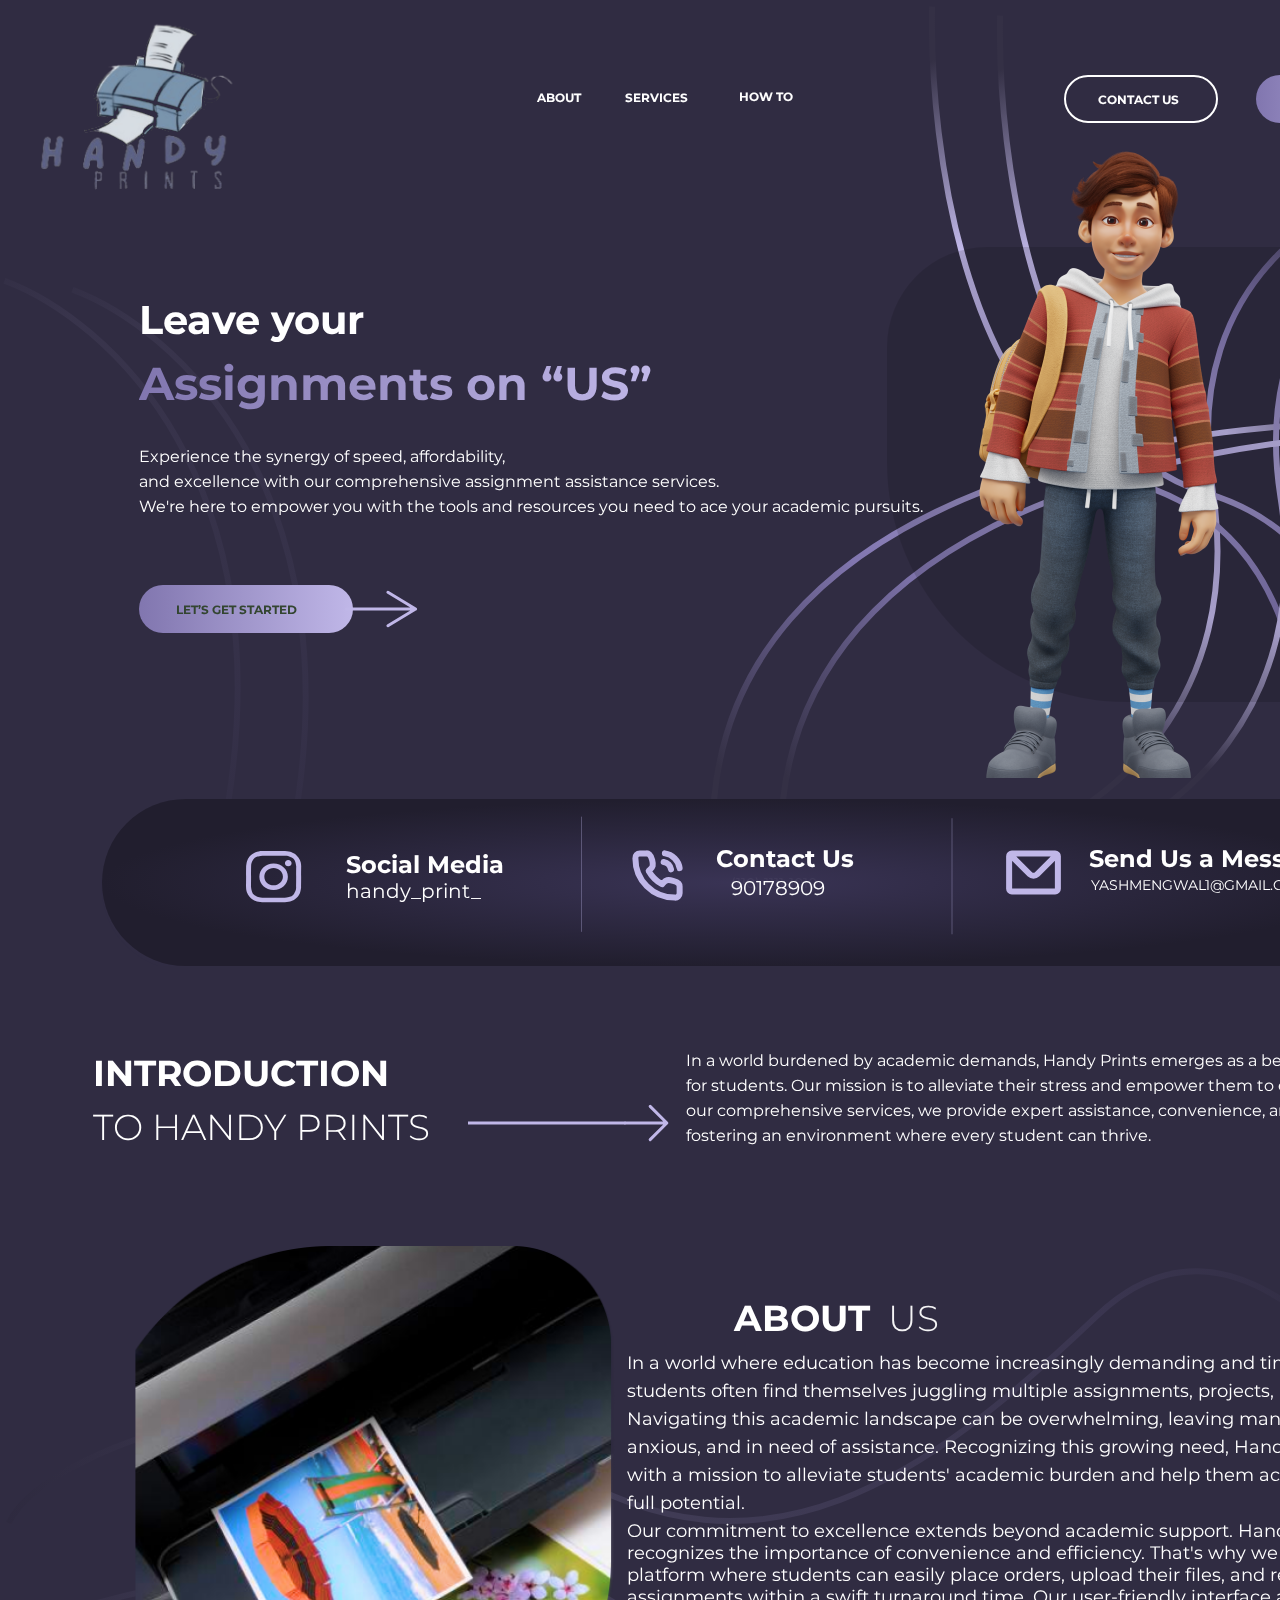
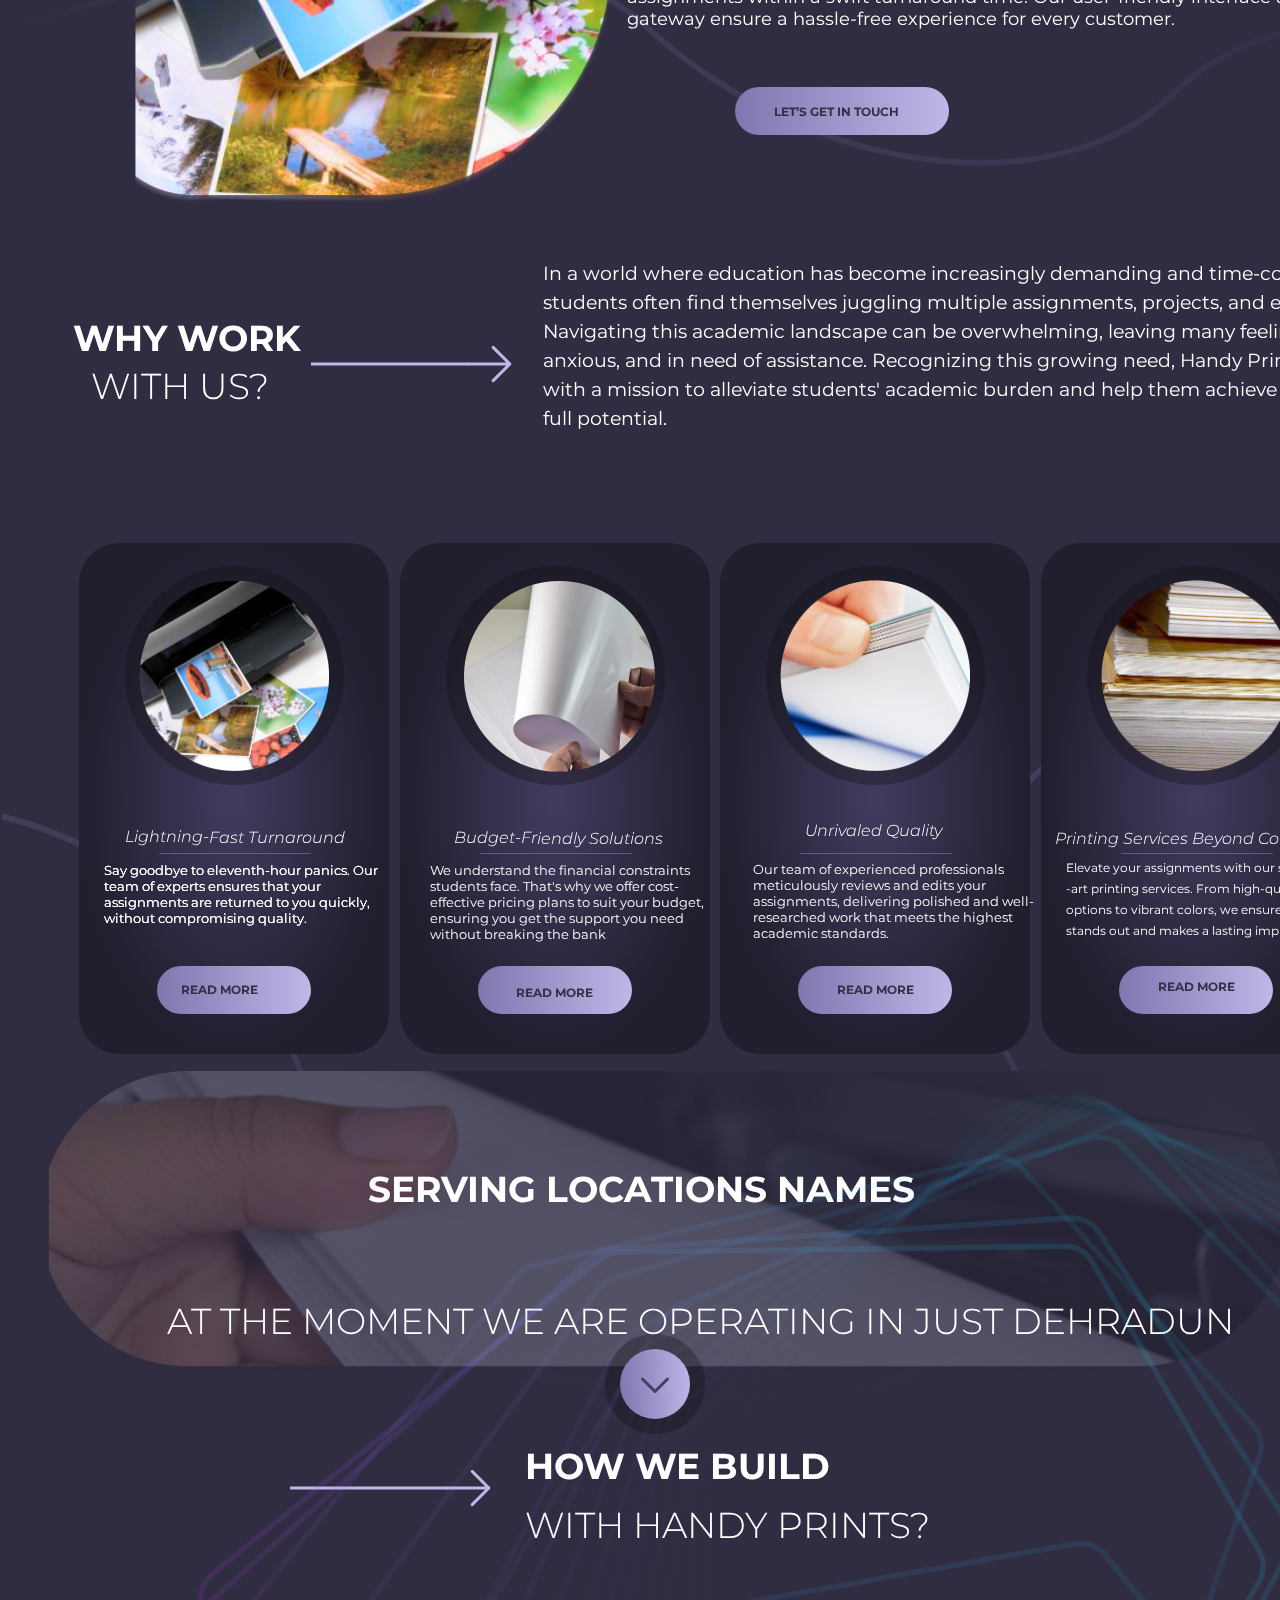
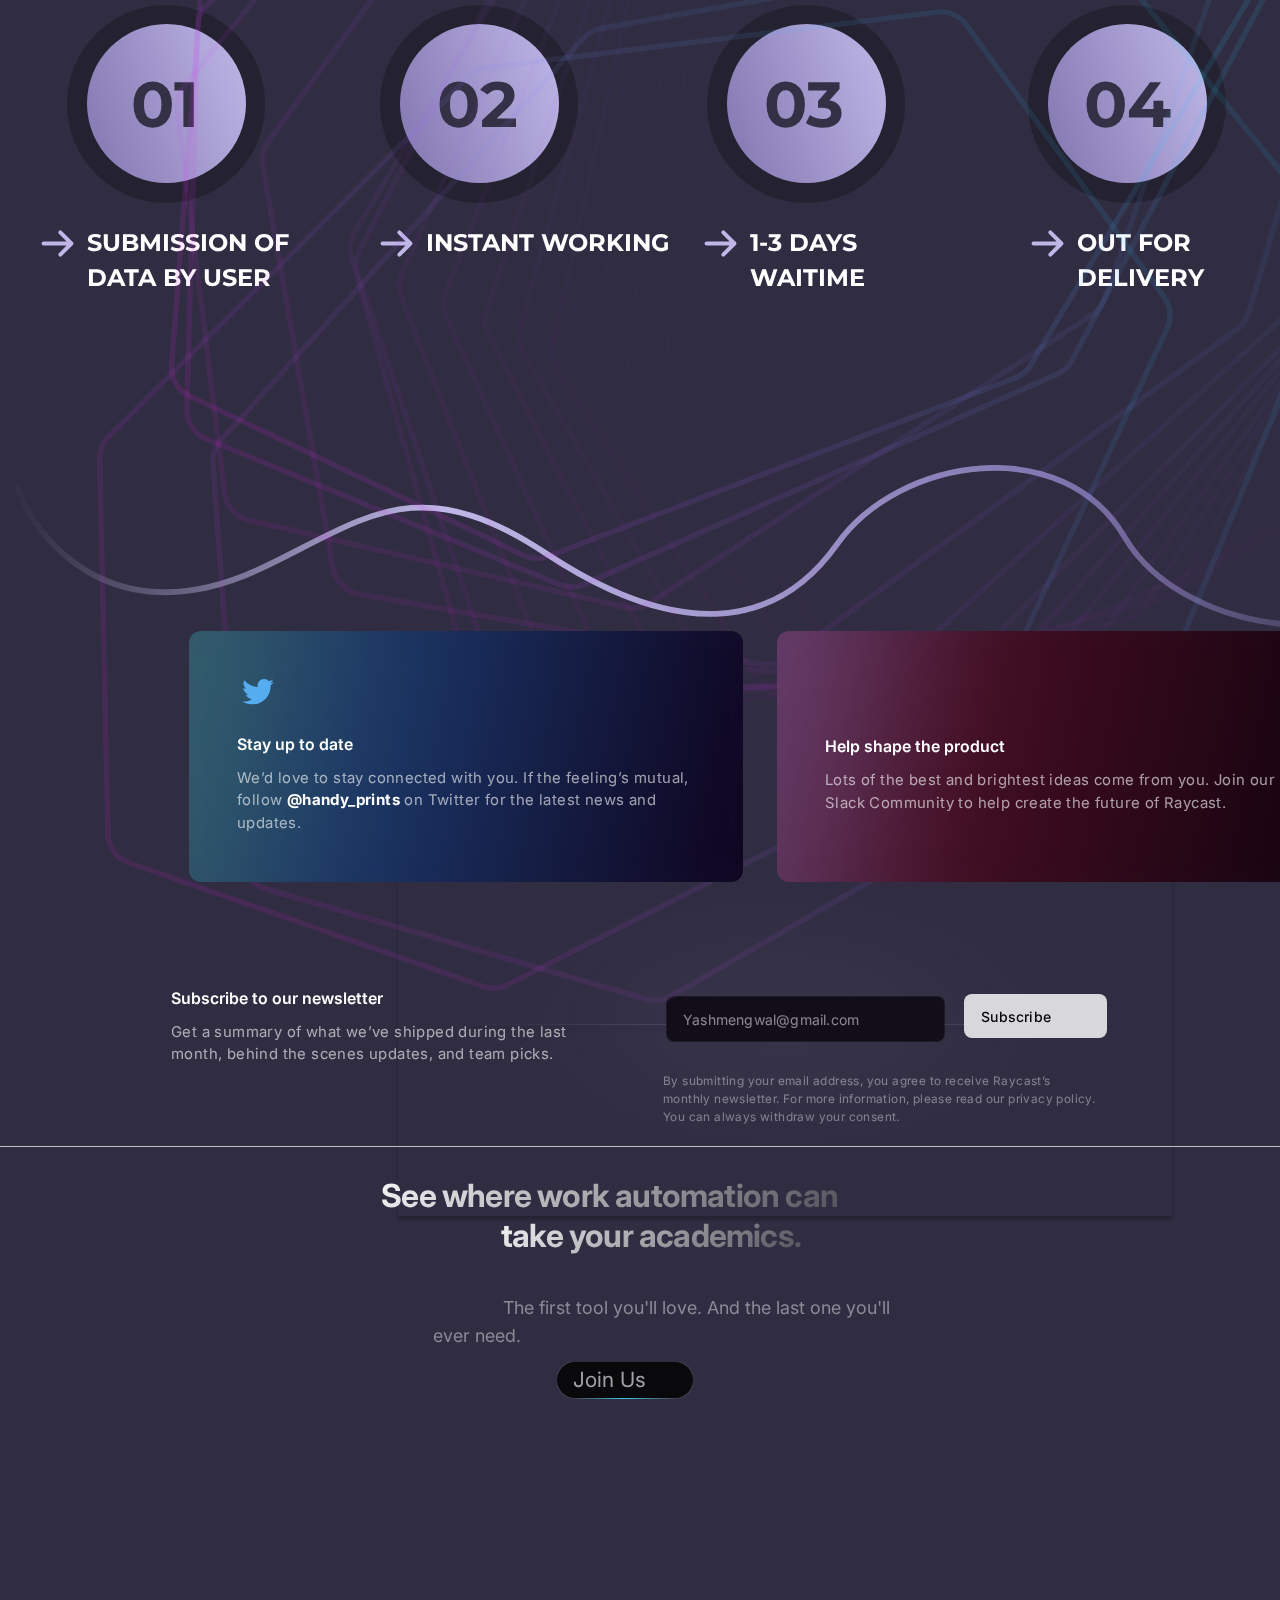
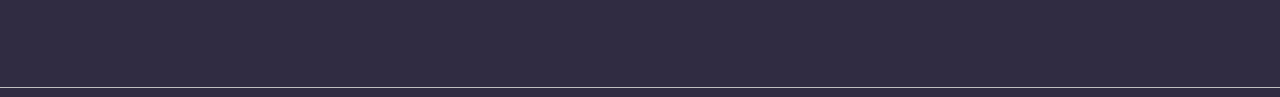
<file: index.html>
<!DOCTYPE html>
<html>
  <head>
    <meta charset="utf-8" />
    <meta name="viewport" content="initial-scale=1, width=device-width" />

    <link rel="stylesheet" href="./global.css" />
    <link rel="stylesheet" href="./index.css" />
    <link
      rel="stylesheet"
      href="https://fonts.googleapis.com/css2?family=Montserrat:ital,wght@0,300;0,400;0,700;1,300&display=swap"
    />
    <link
      rel="stylesheet"
      href="https://fonts.googleapis.com/css2?family=Inter:wght@400;500;600;700&display=swap"
    />
  </head>
  <body>
    <div class="hydra-desktop-to-edit">
      <img class="polygon-1-51-icon" alt="" src="./public/polygon-1-51.svg" />

      <div class="frame">
        <div class="frame1">
          <img class="frame-child" alt="" src="./public/vector-1.svg" />

          <img class="frame-item" alt="" src="./public/vector-3.svg" />

          <img class="frame-inner" alt="" src="./public/vector-2.svg" />

          <img class="vector-icon" alt="" src="./public/vector-4.svg" />

          <div class="div">(110) 1111-1010</div>
          <img class="frame-child1" alt="" src="./public/vector-1.svg" />

          <img class="frame-child2" alt="" src="./public/vector-3.svg" />

          <img class="frame-child3" alt="" src="./public/vector-2.svg" />

          <img class="frame-child4" alt="" src="./public/vector-4.svg" />

          <div class="rectangle-div"></div>
          <div class="frame-child5"></div>
          <b class="membership">Membership</b>
          <b class="about">ABOUT</b>
          <b class="services">SERVICES</b>
          <b class="how-to">HOW TO</b>
          <b class="contact-us">CONTACT US</b>
          <div class="frame-child6"></div>
          <b class="assignments-on-us">Assignments on “US”</b>
          <b class="leave-your">Leave your</b>
          <div class="experience-the-synergy-container">
            <p class="experience-the-synergy">
              Experience the synergy of speed, affordability,
            </p>
            <p class="experience-the-synergy">
              and excellence with our comprehensive assignment assistance
              services.
            </p>
            <p class="experience-the-synergy">
              We're here to empower you with the tools and resources you need to
              ace your academic pursuits.
            </p>
          </div>
          <div class="frame-child7"></div>
          <b class="lets-get-started">LET’S GET STARTED</b>
          <img
            class="outline-arrow-small-right"
            alt=""
            src="./public/outline--arrowsmallright.svg"
          />

          <div class="frame-child8"></div>
          <b class="social-media">Social Media</b>
          <b class="contact-us1">Contact Us</b>
          <div class="yashmengwal1gmailcom">YASHMENGWAL1@GMAIL.COM</div>
          <b class="send-us-a">Send Us a Message</b>
          <img class="outline-mail" alt="" src="./public/outline--mail.svg" />

          <img
            class="outline-phone-call"
            alt=""
            src="./public/outline--phonecall.svg"
          />

          <img class="frame-child9" alt="" src="./public/vector-5.svg" />

          <img class="frame-child10" alt="" src="./public/vector-6.svg" />

          <img class="icon" alt="" src="./public/-0021@2x.png" />

          <img
            class="lilac-cat-pet-shops-logo-1-r-icon"
            alt=""
            src="./public/lilac-cat-pet-shops-logo--1-removebgpreview-1@2x.png"
          />

          <div class="handy-print-">handy_print_</div>
          <img class="instagram-icon" alt="" src="./public/instagram.svg" />

          <div class="frame-div"></div>
          <div class="div1">90178909</div>
        </div>
      </div>
      <div class="frame2">
        <div class="frame3">
          <img class="frame-child11" alt="" src="./public/vector-7.svg" />

          <img class="frame-child12" alt="" src="./public/vector-8.svg" />

          <div class="about-section">
            <div class="frame4">
              <b class="introduction">INTRODUCTION</b>
              <div class="to-handy-prints">TO HANDY PRINTS</div>
            </div>
            <div class="frame5">
              <b class="about1">ABOUT</b>
              <div class="us">US</div>
              <div class="in-a-world-container">
                <p class="experience-the-synergy">
                  In a world burdened by academic demands, Handy Prints emerges
                  as a beacon of support
                </p>
                <p class="experience-the-synergy">
                  for students. Our mission is to alleviate their stress and
                  empower them to excel. Through
                </p>
                <p class="experience-the-synergy">
                  our comprehensive services, we provide expert assistance,
                  convenience, and affordability,
                </p>
                <p class="fostering-an-environment">
                  fostering an environment where every student can thrive.
                </p>
              </div>
              <img
                class="mask-group-icon"
                alt=""
                src="./public/mask-group@2x.png"
              />

              <div class="frame-child13"></div>
              <b class="lets-get-in">LET’S GET IN TOUCH</b>
              <img
                class="component-1-icon"
                alt=""
                src="./public/component-1.svg"
              />

              <div class="in-a-world-container1">
                <p class="experience-the-synergy">
                  In a world where education has become increasingly demanding
                  and time-consuming,
                </p>
                <p class="experience-the-synergy">
                  students often find themselves juggling multiple assignments,
                  projects, and exams.
                </p>
                <p class="experience-the-synergy">
                  Navigating this academic landscape can be overwhelming,
                  leaving many feeling stressed,
                </p>
                <p class="experience-the-synergy">
                  anxious, and in need of assistance. Recognizing this growing
                  need, Handy Prints emerged
                </p>
                <p class="experience-the-synergy">
                  with a mission to alleviate students' academic burden and help
                  them achieve their
                </p>
                <p class="experience-the-synergy">full potential.</p>
                <p class="fostering-an-environment">
                  Our commitment to excellence extends beyond academic support.
                  Handy Prints also recognizes the importance of convenience and
                  efficiency. That's why we offer a seamless online platform
                  where students can easily place orders, upload their files,
                  and receive completed assignments within a swift turnaround
                  time. Our user-friendly interface and secure payment gateway
                  ensure a hassle-free experience for every customer.
                </p>
              </div>
            </div>
          </div>
        </div>
      </div>
      <div class="frame6">
        <div class="frame7">
          <div class="in-a-world-container2">
            <p class="experience-the-synergy">
              In a world where education has become increasingly demanding and
              time-consuming,
            </p>
            <p class="experience-the-synergy">
              students often find themselves juggling multiple assignments,
              projects, and exams.
            </p>
            <p class="experience-the-synergy">
              Navigating this academic landscape can be overwhelming, leaving
              many feeling stressed,
            </p>
            <p class="experience-the-synergy">
              anxious, and in need of assistance. Recognizing this growing need,
              Handy Prints emerged
            </p>
            <p class="experience-the-synergy">
              with a mission to alleviate students' academic burden and help
              them achieve their
            </p>
            <p class="fostering-an-environment">full potential.</p>
          </div>
          <img class="component-2-icon" alt="" src="./public/component-1.svg" />

          <div class="frame8">
            <b class="introduction">WHY WORK</b>
            <div class="frame9">
              <div class="with-us">WITH US?</div>
            </div>
          </div>
        </div>
      </div>
      <div class="frame10">
        <div class="frame11">
          <div class="frame12">
            <img class="frame-child14" alt="" src="./public/vector-14.svg" />

            <div class="rectangle-parent">
              <div class="frame-child15"></div>
              <div class="ellipse-div"></div>
              <img
                class="mask-group-icon1"
                alt=""
                src="./public/mask-group1@2x.png"
              />

              <i class="lightning-fast-turnaround">Lightning-Fast Turnaround</i>
              <img class="frame-child16" alt="" src="./public/vector-10.svg" />

              <div class="say-goodbye-to">
                Say goodbye to eleventh-hour panics. Our team of experts ensures
                that your assignments are returned to you quickly, without
                compromising quality.
              </div>
              <div class="say-goodbye-to">
                Say goodbye to eleventh-hour panics. Our team of experts ensures
                that your assignments are returned to you quickly, without
                compromising quality.
              </div>
              <div class="frame-child17"></div>
              <div class="frame-child18"></div>
              <div class="frame-child19"></div>
              <img
                class="mask-group-icon2"
                alt=""
                src="./public/mask-group2@2x.png"
              />

              <img class="frame-child20" alt="" src="./public/vector-10.svg" />

              <div class="frame-child21"></div>
              <div class="frame-child22"></div>
              <div class="frame-child23"></div>
              <img
                class="mask-group-icon3"
                alt=""
                src="./public/mask-group3@2x.png"
              />

              <i class="unrivaled-quality">Unrivaled Quality</i>
              <img class="frame-child24" alt="" src="./public/vector-10.svg" />

              <div class="frame-child25"></div>
              <b class="read-more">READ MORE</b>
              <div class="frame-child26"></div>
              <div class="frame-child27"></div>
              <img
                class="mask-group-icon4"
                alt=""
                src="./public/mask-group4@2x.png"
              />

              <img class="frame-child28" alt="" src="./public/vector-10.svg" />

              <div class="elevate-your-assignments-container">
                <p class="experience-the-synergy">
                  Elevate your assignments with our state-of-the
                </p>
                <p class="experience-the-synergy">
                  -art printing services. From high-quality paper
                </p>
                <p class="experience-the-synergy">
                  options to vibrant colors, we ensure your work
                </p>
                <p class="fostering-an-environment">
                  stands out and makes a lasting impression.
                </p>
              </div>
              <div class="frame-child29"></div>
              <i class="budget-friendly-solutions">Budget-Friendly Solutions</i>
              <div class="we-understand-the">
                We understand the financial constraints students face. That's
                why we offer cost-effective pricing plans to suit your budget,
                ensuring you get the support you need without breaking the bank
              </div>
              <div class="our-team-of">
                Our team of experienced professionals meticulously reviews and
                edits your assignments, delivering polished and well-researched
                work that meets the highest academic standards.
              </div>
              <i class="printing-services-beyond">
                Printing Services Beyond Compare</i
              >
              <b class="read-more1">READ MORE</b>
              <b class="read-more2">READ MORE</b>
            </div>
            <img
              class="mask-group-icon5"
              alt=""
              src="./public/mask-group5@2x.png"
            />

            <b class="serving-locations-names">SERVING LOCATIONS NAMES</b>
            <div class="at-the-moment">
              AT THE MOMENT WE ARE OPERATING IN JUST DEHRADUN
            </div>
            <img class="group-icon" alt="" src="./public/group-3.svg" />

            <b class="read-more3">READ MORE</b>
          </div>
          <div class="frame13">
            <b class="how-we-build">HOW WE BUILD</b>
            <div class="with-handy-prints">WITH HANDY PRINTS?</div>
            <img
              class="component-3-icon"
              alt=""
              src="./public/component-1.svg"
            />
          </div>
          <div class="frame14">
            <img class="frame-child30" alt="" src="./public/vector-15.svg" />

            <img class="frame-child31" alt="" src="./public/vector-18.svg" />

            <img class="frame-child32" alt="" src="./public/vector-19.svg" />

            <div class="frame-child33"></div>
            <div class="frame-child34"></div>
            <div class="frame-child35"></div>
            <div class="frame-child36"></div>
            <div class="frame-child37"></div>
            <div class="frame-child38"></div>
            <div class="frame-child39"></div>
            <div class="frame-child40"></div>
            <b class="b">01</b>
            <b class="b1">02</b>
            <b class="b2">03</b>
            <b class="b3">04</b>
            <img
              class="outline-arrow-small-right1"
              alt=""
              src="./public/outline--arrowsmallright1.svg"
            />

            <b class="submission-of-data-container">
              <p class="experience-the-synergy">SUBMISSION OF</p>
              <p class="fostering-an-environment">DATA BY USER</p>
            </b>
            <img
              class="outline-arrow-small-right2"
              alt=""
              src="./public/outline--arrowsmallright1.svg"
            />

            <b class="instant-working">INSTANT WORKING</b>
            <img
              class="outline-arrow-small-right3"
              alt=""
              src="./public/outline--arrowsmallright1.svg"
            />

            <b class="days-waitime">
              <p class="experience-the-synergy">1-3 DAYS</p>
              <p class="fostering-an-environment">WAITIME</p>
            </b>
            <img
              class="outline-arrow-small-right4"
              alt=""
              src="./public/outline--arrowsmallright1.svg"
            />

            <b class="out-for-delivery-container">
              <p class="experience-the-synergy">OUT FOR</p>
              <p class="fostering-an-environment">DELIVERY</p>
            </b>
            <div class="div-user-select-none"></div>
            <div class="div-user-select-none1"></div>
            <img class="vector-icon1" alt="" />

            <div class="button-group">
              <div class="span-absolute"></div>
              <div class="frame15">
                <div class="span-absolute1"></div>
                <div class="div-relative">
                  <div class="frame16">
                    <div class="join-us">Join Us</div>
                  </div>
                </div>
              </div>
            </div>
            <div class="the-first-tool">
              The first tool you'll love. And the last one you'll ever need.
            </div>
            <div class="div2">
              <div class="subscribe-to-our">Subscribe to our newsletter</div>
              <div class="paragraph">
                <div class="get-a-summary">
                  Get a summary of what we’ve shipped during the last
                </div>
                <div class="get-a-summary">
                  month, behind the scenes updates, and team picks.
                </div>
              </div>
            </div>
            <div class="form-subscribeform-newsletter">
              <div class="span">
                <div class="by-submitting-your">
                  By submitting your email address, you agree to receive
                  Raycast’s
                </div>
                <div class="by-submitting-your">
                  monthly newsletter. For more information, please read our
                  privacy policy.
                </div>
                <div class="by-submitting-your">
                  You can always withdraw your consent.
                </div>
              </div>
              <div class="frame17">
                <div class="input-submit-submit-qst6-">
                  <div class="subscribe">Subscribe</div>
                </div>
                <div class="input-input-input-trg8n">
                  <div class="yashmengwalgmailcom">Yashmengwal@gmail.com</div>
                </div>
              </div>
            </div>
            <img class="polygon-1-69-icon" alt="" />

            <img
              class="polygon-1-68-icon"
              alt=""
              src="./public/polygon-1-68.svg"
            />

            <img
              class="polygon-1-67-icon"
              alt=""
              src="./public/polygon-1-67.svg"
            />

            <img
              class="polygon-1-66-icon"
              alt=""
              src="./public/polygon-1-66.svg"
            />

            <img
              class="polygon-1-65-icon"
              alt=""
              src="./public/polygon-1-65.svg"
            />

            <img
              class="polygon-1-64-icon"
              alt=""
              src="./public/polygon-1-64.svg"
            />

            <img
              class="polygon-1-63-icon"
              alt=""
              src="./public/polygon-1-63.svg"
            />

            <img
              class="polygon-1-62-icon"
              alt=""
              src="./public/polygon-1-62.svg"
            />

            <img
              class="polygon-1-61-icon"
              alt=""
              src="./public/polygon-1-61.svg"
            />

            <img
              class="polygon-1-60-icon"
              alt=""
              src="./public/polygon-1-60.svg"
            />

            <img
              class="polygon-1-59-icon"
              alt=""
              src="./public/polygon-1-59.svg"
            />

            <img
              class="polygon-1-58-icon"
              alt=""
              src="./public/polygon-1-58.svg"
            />

            <img
              class="polygon-1-57-icon"
              alt=""
              src="./public/polygon-1-57.svg"
            />

            <img
              class="polygon-1-56-icon"
              alt=""
              src="./public/polygon-1-56.svg"
            />

            <img
              class="polygon-1-55-icon"
              alt=""
              src="./public/polygon-1-55.svg"
            />

            <img
              class="polygon-1-54-icon"
              alt=""
              src="./public/polygon-1-54.svg"
            />

            <img
              class="polygon-1-53-icon"
              alt=""
              src="./public/polygon-1-53.svg"
            />

            <img
              class="polygon-1-52-icon"
              alt=""
              src="./public/polygon-1-52.svg"
            />

            <img
              class="polygon-1-50-icon"
              alt=""
              src="./public/polygon-1-50.svg"
            />

            <img
              class="polygon-1-49-icon"
              alt=""
              src="./public/polygon-1-49.svg"
            />

            <img
              class="polygon-1-48-icon"
              alt=""
              src="./public/polygon-1-48.svg"
            />

            <img
              class="polygon-1-47-icon"
              alt=""
              src="./public/polygon-1-47.svg"
            />

            <img
              class="polygon-1-46-icon"
              alt=""
              src="./public/polygon-1-46.svg"
            />

            <img
              class="polygon-1-45-icon"
              alt=""
              src="./public/polygon-1-45.svg"
            />

            <div class="link-socialfooter-twitter-ft">
              <div class="div3"></div>
              <div class="frame18">
                <img class="frame-icon" alt="" src="./public/frame.svg" />

                <div class="paragraph1">
                  <div class="wed-love-to">
                    We’d love to stay connected with you. If the feeling’s
                    mutual,
                  </div>
                  <div class="wed-love-to">
                    <span>follow </span>
                    <b class="handy-prints">@handy_prints</b>
                    <span> on Twitter for the latest news and</span>
                  </div>
                  <div class="wed-love-to">updates.</div>
                </div>
                <div class="frame19">
                  <div class="stay-up-to">Stay up to date</div>
                </div>
              </div>
            </div>
            <div class="link-socialfooter-slack-cb2m">
              <div class="div4"></div>
              <div class="frame20">
                <img class="frame-icon1" alt="" src="./public/frame.svg" />

                <div class="frame21">
                  <div class="paragraph2">
                    <div class="wed-love-to">
                      Lots of the best and brightest ideas come from you. Join
                      our
                    </div>
                    <div class="wed-love-to">
                      Slack Community to help create the future of Raycast.
                    </div>
                  </div>
                </div>
                <div class="frame22">
                  <div class="help-shape-the">Help shape the product</div>
                </div>
              </div>
            </div>
            <div class="h2-bg-gradient-to-br">
              <div class="frame23">
                <b class="take-your-academics">take your academics.</b>
              </div>
              <b class="see-where-work">See where work automation can </b>
            </div>
            <div class="frame-child41"></div>
          </div>
        </div>
      </div>
    </div>
  </body>
</html>
</file>
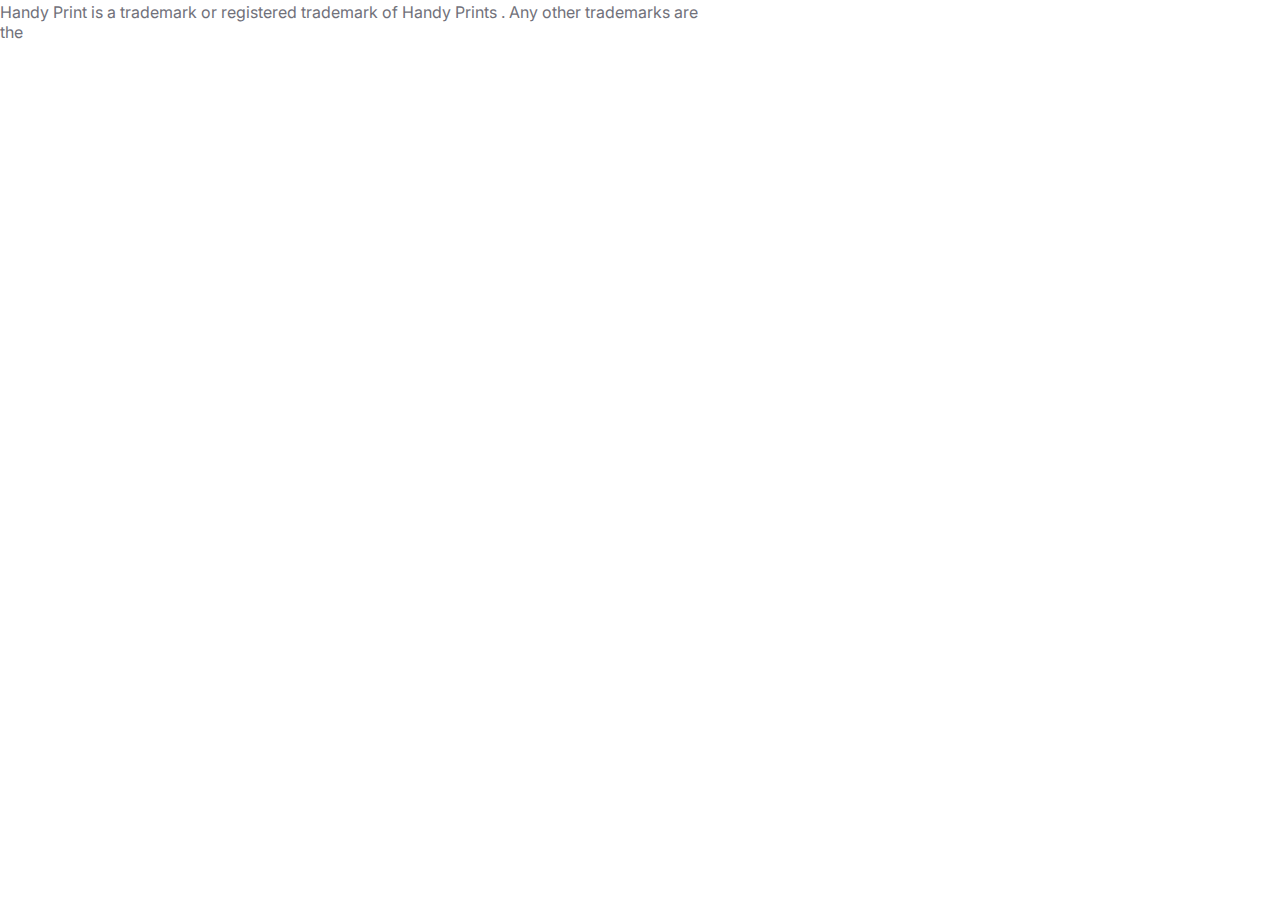
<file: handy-print-is-a-trademark-or-registered-trademark-of-handy-prints-any-other-trademarks-are-the.html>
<!DOCTYPE html>
<html>
  <head>
    <meta charset="utf-8" />
    <meta name="viewport" content="initial-scale=1, width=device-width" />

    <link rel="stylesheet" href="./global.css" />
    <link
      rel="stylesheet"
      href="./handy-print-is-a-trademark-or-registered-trademark-of-handy-prints-any-other-trademarks-are-the.css"
    />
    <link
      rel="stylesheet"
      href="https://fonts.googleapis.com/css2?family=Montserrat:ital,wght@0,300;0,400;0,700;1,300&display=swap"
    />
    <link
      rel="stylesheet"
      href="https://fonts.googleapis.com/css2?family=Inter:wght@400;500;600;700&display=swap"
    />
  </head>
  <body>
    <div class="handy-print-is">
      Handy Print is a trademark or registered trademark of Handy Prints . Any
      other trademarks are the
    </div>
  </body>
</html>
</file>
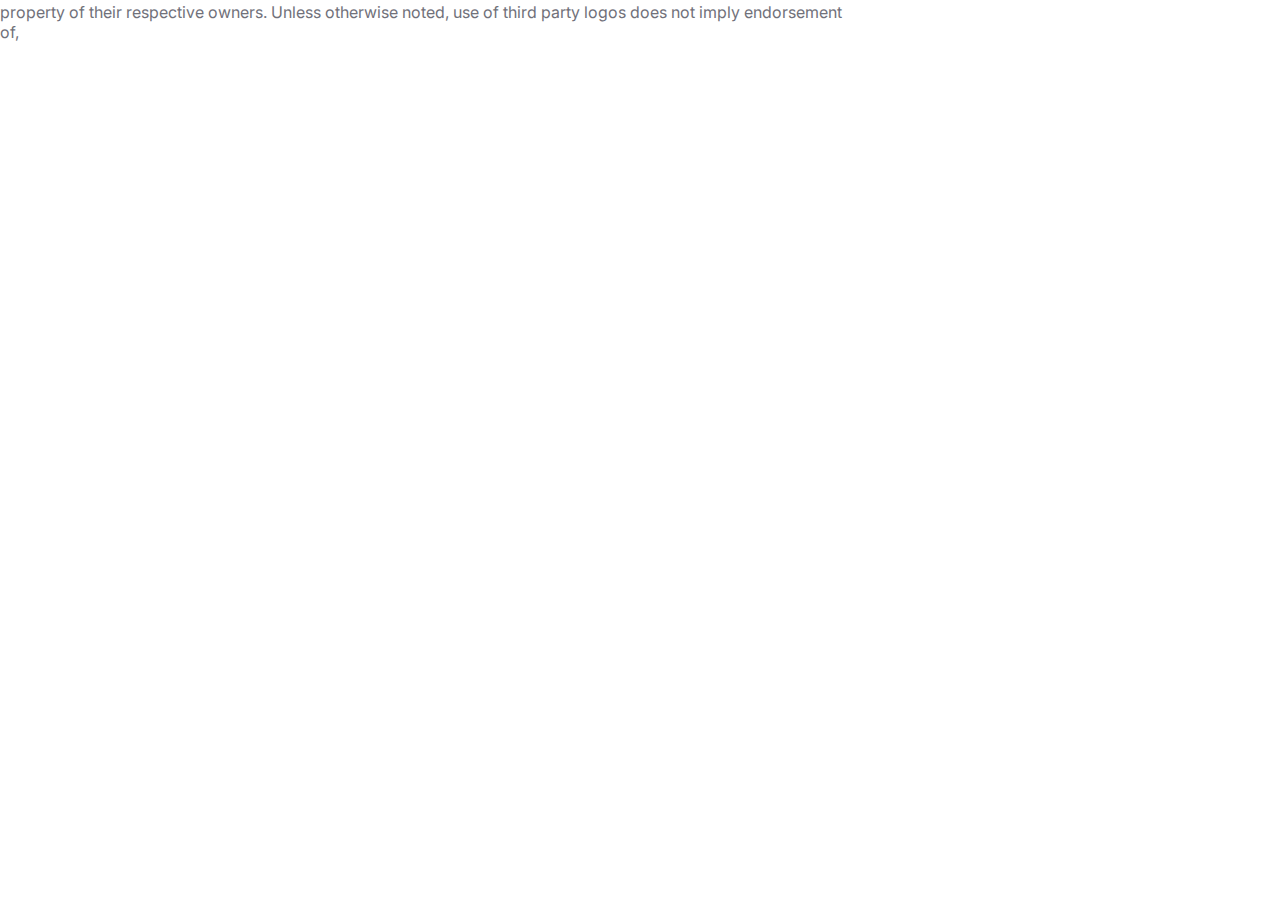
<file: property-of-their-respective-owners-unless-otherwise-noted-use-of-third-party-logos-does-not-imply-endorsement-of.html>
<!DOCTYPE html>
<html>
  <head>
    <meta charset="utf-8" />
    <meta name="viewport" content="initial-scale=1, width=device-width" />

    <link rel="stylesheet" href="./global.css" />
    <link
      rel="stylesheet"
      href="./property-of-their-respective-owners-unless-otherwise-noted-use-of-third-party-logos-does-not-imply-endorsement-of.css"
    />
    <link
      rel="stylesheet"
      href="https://fonts.googleapis.com/css2?family=Montserrat:ital,wght@0,300;0,400;0,700;1,300&display=swap"
    />
    <link
      rel="stylesheet"
      href="https://fonts.googleapis.com/css2?family=Inter:wght@400;500;600;700&display=swap"
    />
  </head>
  <body>
    <div class="property-of-their">
      property of their respective owners. Unless otherwise noted, use of third
      party logos does not imply endorsement of,
    </div>
  </body>
</html>
</file>
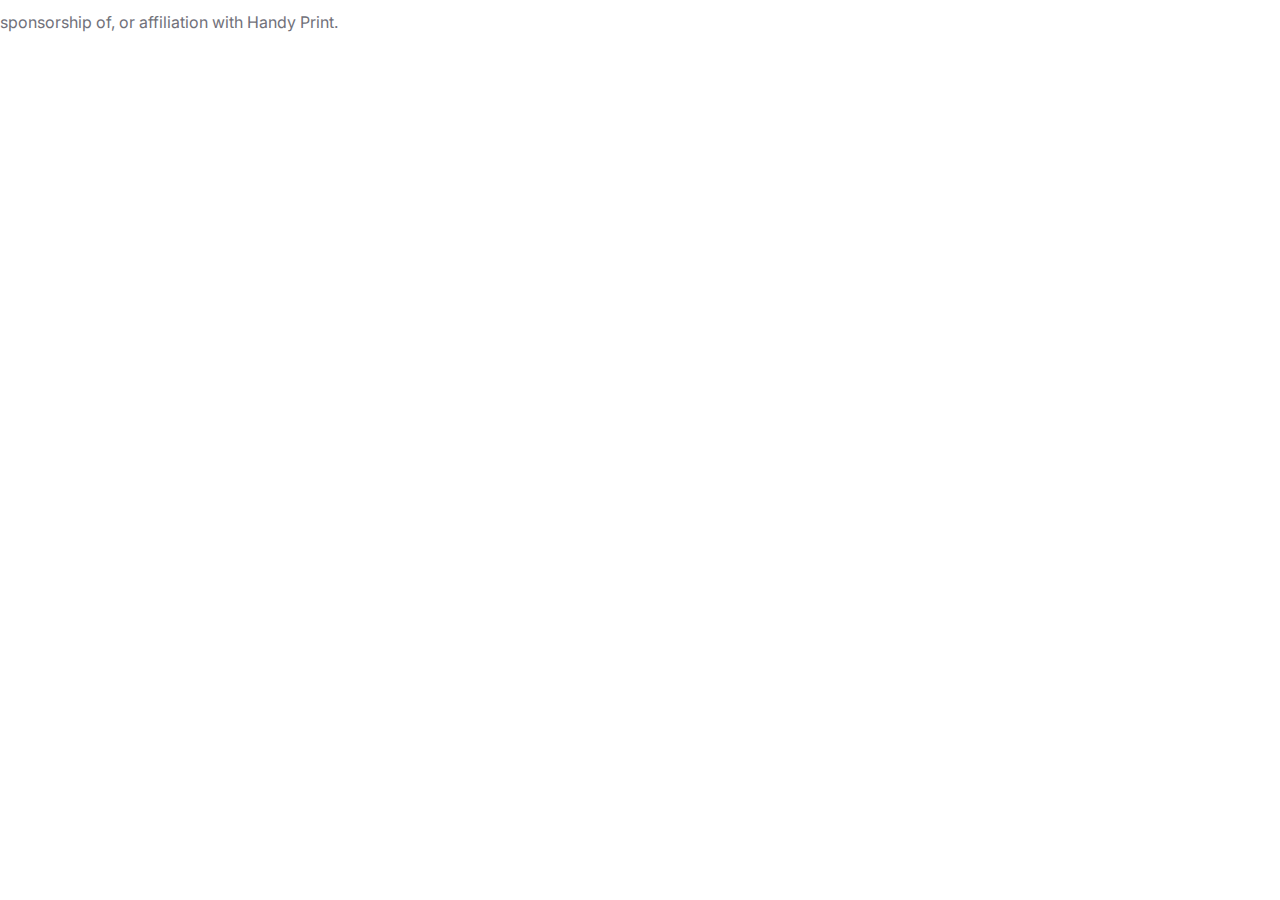
<file: sponsorship-of-or-affiliation-with-handy-print.html>
<!DOCTYPE html>
<html>
  <head>
    <meta charset="utf-8" />
    <meta name="viewport" content="initial-scale=1, width=device-width" />

    <link rel="stylesheet" href="./global.css" />
    <link
      rel="stylesheet"
      href="./sponsorship-of-or-affiliation-with-handy-print.css"
    />
    <link
      rel="stylesheet"
      href="https://fonts.googleapis.com/css2?family=Montserrat:ital,wght@0,300;0,400;0,700;1,300&display=swap"
    />
    <link
      rel="stylesheet"
      href="https://fonts.googleapis.com/css2?family=Inter:wght@400;500;600;700&display=swap"
    />
  </head>
  <body>
    <div class="sponsorship-of-or">
      sponsorship of, or affiliation with Handy Print.
    </div>
  </body>
</html>
</file>
<file: global.css>
body {
  margin: 0;
  line-height: normal;
}

:root {
  /* fonts */
  --font-inter: Inter;
  --font-montserrat: Montserrat;

  /* font sizes */
  --font-size-12xl-9: 31.9px;
  --font-size-base-9: 15.9px;
  --font-size-mini-9: 14.9px;
  --font-size-sm: 14px;
  --font-size-xs-8: 11.8px;
  --font-size-5xl: 24px;
  --font-size-45xl: 64px;
  --font-size-17xl: 36px;
  --font-size-xs: 12px;
  --font-size-base: 16px;
  --font-size-smi: 13px;
  --font-size-xl: 20px;
  --font-size-smi-9: 12.9px;

  /* Colors */
  --color-darkslategray-100: #343045;
  --color-white: #fff;
  --color-gray-200: rgba(14, 14, 14, 0.32);
  --color-gray-100: rgba(13, 13, 13, 0.32);
  --color-gray-300: rgba(255, 255, 255, 0.4);
  --color-gray-400: rgba(255, 255, 255, 0.05);
  --color-gray-500: rgba(255, 255, 255, 0.6);
  --color-darkgray-100: #a1a1aa;
  --color-dimgray: #71717a;

  /* Border radiuses */
  --br-xs: 12px;
  --br-6xl: 25px;
  --br-5xs: 8px;
  --br-9980xl: 9999px;
  --br-21xl: 40px;
  --br-81xl: 100px;
}
</file>
<file: index.css>
.polygon-1-51-icon {
  position: absolute;
  top: 3792.6px;
  left: 319px;
  border-radius: var(--br-6xl);
  width: 1132.6px;
  height: 1155.3px;
  object-fit: contain;
  display: none;
  opacity: 0.26;
}
.frame-child,
.frame-item {
  position: absolute;
  top: 227px;
  left: 1101px;
  width: 414px;
  height: 669px;
}
.frame-item {
  top: 476.2px;
  left: 785.5px;
  width: 735px;
  height: 419.3px;
}
.frame-inner,
.vector-icon {
  position: absolute;
  top: 57px;
  left: 1007px;
  width: 377px;
  height: 845px;
}
.vector-icon {
  top: 331px;
  left: 80.5px;
  width: 238.1px;
  height: 561px;
}
.div {
  position: absolute;
  top: 931px;
  left: 809px;
  font-size: var(--font-size-sm);
}
.frame-child1,
.frame-child2 {
  position: absolute;
  top: 236px;
  left: 1169px;
  width: 414px;
  height: 669px;
}
.frame-child2 {
  top: 485.2px;
  left: 853.5px;
  width: 735px;
  height: 419.3px;
}
.frame-child3,
.frame-child4 {
  position: absolute;
  top: 66px;
  left: 1075px;
  width: 377px;
  height: 845px;
}
.frame-child4 {
  top: 340px;
  left: 148.5px;
  width: 238.1px;
  height: 561px;
}
.frame-child5,
.rectangle-div {
  position: absolute;
  top: 132px;
  border-radius: var(--br-21xl);
  height: 48px;
}
.rectangle-div {
  left: 1334px;
  background: linear-gradient(90deg, #8176af, #c0b7e8);
  width: 155px;
}
.frame-child5 {
  left: 1142px;
  border: 2px solid var(--color-white);
  box-sizing: border-box;
  width: 154px;
}
.membership {
  position: absolute;
  top: 149px;
  left: 1372px;
  color: var(--color-darkslategray-100);
}
.about,
.how-to,
.services {
  position: absolute;
  top: 147px;
  left: 615px;
}
.how-to,
.services {
  left: 703px;
}
.how-to {
  top: 146px;
  left: 817px;
}
.contact-us,
.frame-child6 {
  position: absolute;
  top: 149px;
  left: 1176px;
}
.frame-child6 {
  top: 304px;
  left: 965px;
  border-radius: var(--br-81xl) var(--br-81xl) var(--br-81xl) 240px;
  background-color: rgba(0, 0, 0, 0.13);
  width: 524px;
  height: 455px;
}
.assignments-on-us {
  position: absolute;
  top: 412px;
  left: 217px;
  font-size: 46px;
  background: linear-gradient(269deg, #c0b7e8, #8176af);
  -webkit-background-clip: text;
  -webkit-text-fill-color: transparent;
}
.leave-your {
  position: absolute;
  top: 352px;
  left: 217px;
  font-size: 40px;
}
.experience-the-synergy {
  margin-block-start: 0;
  margin-block-end: 6px;
}
.experience-the-synergy-container {
  position: absolute;
  top: 504px;
  left: 217px;
  font-size: var(--font-size-base);
}
.frame-child7 {
  position: absolute;
  top: 642px;
  left: 217px;
  border-radius: var(--br-21xl);
  background: linear-gradient(90deg, #8176af, #c0b7e8);
  width: 214px;
  height: 48px;
}
.lets-get-started {
  position: absolute;
  top: 659px;
  left: 254px;
  color: #334530;
}
.frame-child8,
.outline-arrow-small-right {
  position: absolute;
  top: 616px;
  left: 376px;
  width: 166px;
  height: 100px;
}
.frame-child8 {
  top: 856px;
  left: 180px;
  border-radius: 90px;
  background: radial-gradient(
    50% 50%at 50% 50%,
    rgba(58, 52, 86, 0.95),
    #211e2e
  );
  box-shadow: 0 4px 4px rgba(192, 183, 232, 0.01);
  width: 1272px;
  height: 167px;
}
.contact-us1,
.social-media {
  position: absolute;
  top: 907px;
  left: 424px;
  font-size: var(--font-size-5xl);
}
.contact-us1 {
  top: 901px;
  left: 794px;
}
.send-us-a,
.yashmengwal1gmailcom {
  position: absolute;
  top: 933px;
  left: 1169px;
  font-size: var(--font-size-sm);
}
.send-us-a {
  top: 901px;
  left: 1167px;
  font-size: var(--font-size-5xl);
}
.outline-mail,
.outline-phone-call {
  position: absolute;
  top: 897px;
  left: 1079px;
  width: 65px;
  height: 65px;
  overflow: hidden;
}
.outline-phone-call {
  top: 903px;
  left: 706px;
  width: 59px;
  height: 59px;
}
.frame-child10,
.frame-child9 {
  position: absolute;
  top: 873px;
  left: 658.5px;
  max-width: 100%;
  overflow: hidden;
  height: 116.5px;
}
.frame-child10 {
  top: 875px;
  left: 1029px;
}
.icon {
  position: absolute;
  top: 201px;
  left: 797px;
  width: 798px;
  height: 634px;
  object-fit: cover;
}
.lilac-cat-pet-shops-logo-1-r-icon {
  position: absolute;
  top: 0;
  left: 0;
  width: 435px;
  height: 361px;
  object-fit: cover;
  mix-blend-mode: lighten;
}
.handy-print- {
  position: absolute;
  top: 936px;
  left: 424px;
  font-size: var(--font-size-xl);
  mix-blend-mode: linear-dodge;
}
.frame-div,
.instagram-icon {
  position: absolute;
  overflow: hidden;
}
.instagram-icon {
  height: 5.12%;
  width: 3.52%;
  top: 88.76%;
  right: 76.16%;
  bottom: 6.12%;
  left: 20.31%;
  max-width: 100%;
  max-height: 100%;
  object-fit: contain;
}
.frame-div {
  top: 159px;
  left: 468px;
  width: 100px;
  height: 100px;
}
.div1 {
  position: absolute;
  top: 933px;
  left: 809px;
  font-size: var(--font-size-xl);
  mix-blend-mode: linear-dodge;
}
.frame,
.frame1 {
  position: absolute;
  top: 0;
  left: 0;
  width: 1595px;
  height: 1023px;
  overflow: hidden;
}
.frame {
  top: -57px;
  left: -78px;
  width: 1596px;
  font-size: var(--font-size-xs);
}
.frame-child11,
.frame-child12 {
  position: absolute;
  top: 217.3px;
  left: 0;
  width: 1449px;
  height: 256.7px;
}
.frame-child12 {
  top: 502.8px;
  left: 2px;
  width: 1445px;
  height: 211.8px;
}
.introduction,
.to-handy-prints {
  position: absolute;
  top: 0;
  left: 0;
}
.to-handy-prints {
  top: 54px;
  font-weight: 300;
}
.frame4 {
  position: absolute;
  top: 0;
  left: 0;
  width: 337px;
  height: 98px;
  overflow: hidden;
}
.about1,
.us {
  position: absolute;
  top: 245px;
  left: 641px;
}
.us {
  left: 795px;
  font-weight: 300;
  color: rgba(255, 255, 255, 0.95);
}
.fostering-an-environment {
  margin: 0;
}
.in-a-world-container {
  position: absolute;
  top: 0;
  left: 593px;
  font-size: var(--font-size-base);
}
.mask-group-icon {
  position: absolute;
  top: 195px;
  left: 0;
  width: 524px;
  height: 557px;
  object-fit: contain;
}
.frame-child13 {
  position: absolute;
  top: 636px;
  left: 642px;
  border-radius: var(--br-21xl);
  background: linear-gradient(90deg, #8176af, #c0b7e8);
  width: 214px;
  height: 48px;
}
.lets-get-in {
  position: absolute;
  top: 653px;
  left: 681px;
  font-size: var(--font-size-xs);
  color: var(--color-darkslategray-100);
}
.component-1-icon {
  position: absolute;
  top: 22px;
  left: 375px;
  width: 228px;
  height: 100px;
}
.in-a-world-container1 {
  position: absolute;
  top: 301px;
  left: 534px;
  font-size: 18px;
  display: inline-block;
  width: 867px;
  height: 171px;
}
.frame5 {
  position: absolute;
  top: 0;
  left: 0;
  width: 1331px;
  height: 752px;
  overflow: hidden;
}
.about-section,
.frame2,
.frame3 {
  position: absolute;
  top: 0;
  left: 99.5px;
  width: 1282px;
  height: 752px;
}
.frame2,
.frame3 {
  left: 47.5px;
  width: 1500.5px;
  overflow: hidden;
}
.frame2 {
  top: 1051px;
  left: -54px;
  width: 1548px;
}
.in-a-world-container2 {
  position: absolute;
  top: 0;
  left: 470px;
}
.component-2-icon {
  position: absolute;
  top: 52px;
  left: 238px;
  width: 228px;
  height: 100px;
}
.with-us {
  position: absolute;
  top: 0;
  left: 0;
  font-weight: 300;
}
.frame9 {
  top: 48px;
  left: 18px;
  width: 212px;
  height: 44px;
}
.frame6,
.frame7,
.frame8,
.frame9 {
  position: absolute;
  overflow: hidden;
}
.frame8 {
  top: 54px;
  left: 0;
  width: 230px;
  height: 92px;
  font-size: var(--font-size-17xl);
}
.frame6,
.frame7 {
  top: 0;
  left: 35px;
  width: 1329px;
  height: 168px;
}
.frame6 {
  top: 1862px;
  left: 38px;
  width: 1364px;
  font-size: 19px;
}
.frame-child14,
.frame-child15 {
  position: absolute;
  top: 44px;
  left: 0;
  width: 1442px;
  height: 814px;
}
.frame-child15 {
  top: 0;
  border-radius: var(--br-21xl);
  background: radial-gradient(50% 50%at 50% 50%, #433c60, #211e2e);
  width: 310px;
  height: 511px;
}
.ellipse-div {
  position: absolute;
  top: 23px;
  left: 46px;
  border-radius: 50%;
  background-color: var(--color-gray-200);
  width: 219px;
  height: 219px;
}
.mask-group-icon1 {
  position: absolute;
  top: 37.4px;
  left: 59.6px;
  width: 190.9px;
  height: 190.9px;
  object-fit: contain;
}
.lightning-fast-turnaround {
  position: absolute;
  top: 284px;
  left: 46.1px;
  display: inline-block;
  font-weight: 300;
  width: 238.4px;
  height: 20.9px;
  transform: rotate(0.36deg);
  transform-origin: 0 0;
}
.frame-child16 {
  position: absolute;
  top: 309.5px;
  left: 78.5px;
  max-height: 100%;
  width: 154px;
}
.say-goodbye-to {
  position: absolute;
  top: 319px;
  left: 25px;
  font-size: var(--font-size-smi);
  display: inline-block;
  width: 285px;
  height: 100px;
}
.frame-child17,
.frame-child18 {
  position: absolute;
  border-radius: var(--br-21xl);
}
.frame-child17 {
  top: 423px;
  left: 78px;
  background: linear-gradient(90deg, #8176af, #c0b7e8);
  width: 154px;
  height: 48px;
}
.frame-child18 {
  top: 0;
  left: 321px;
  background: radial-gradient(50% 50%at 50% 50%, #433c60, #211e2e);
  width: 310px;
  height: 511px;
}
.frame-child19 {
  position: absolute;
  top: 23px;
  left: 367px;
  border-radius: 50%;
  background-color: var(--color-gray-200);
  width: 219px;
  height: 219px;
}
.mask-group-icon2 {
  position: absolute;
  top: 38px;
  left: 385px;
  width: 190.9px;
  height: 190.9px;
  object-fit: contain;
}
.frame-child20 {
  position: absolute;
  top: 309.5px;
  left: 399.5px;
  max-height: 100%;
  width: 154px;
}
.frame-child21,
.frame-child22 {
  position: absolute;
  border-radius: var(--br-21xl);
}
.frame-child21 {
  top: 423px;
  left: 399px;
  background: linear-gradient(90deg, #8176af, #c0b7e8);
  width: 154px;
  height: 48px;
}
.frame-child22 {
  top: 0;
  left: 641px;
  background: radial-gradient(50% 50%at 50% 50%, #433c60, #211e2e);
  width: 310px;
  height: 511px;
}
.frame-child23 {
  position: absolute;
  top: 23px;
  left: 687px;
  border-radius: 50%;
  background-color: var(--color-gray-200);
  width: 219px;
  height: 219px;
}
.mask-group-icon3 {
  position: absolute;
  top: 37.4px;
  left: 700.6px;
  width: 190.9px;
  height: 190.9px;
  object-fit: cover;
}
.unrivaled-quality {
  position: absolute;
  top: 278px;
  left: 726px;
  font-weight: 300;
}
.frame-child24 {
  position: absolute;
  top: 309.5px;
  left: 719.5px;
  max-height: 100%;
  width: 154px;
}
.frame-child25 {
  position: absolute;
  top: 423px;
  left: 719px;
  border-radius: var(--br-21xl);
  background: linear-gradient(90deg, #8176af, #c0b7e8);
  width: 154px;
  height: 48px;
}
.read-more {
  position: absolute;
  top: 439px;
  left: 758px;
  font-size: var(--font-size-xs);
  color: var(--color-darkslategray-100);
}
.frame-child26 {
  position: absolute;
  top: 0;
  left: 962px;
  border-radius: var(--br-21xl);
  background: radial-gradient(50% 50%at 50% 50%, #433c60, #211e2e);
  width: 310px;
  height: 511px;
}
.frame-child27 {
  position: absolute;
  top: 23px;
  left: 1008px;
  border-radius: 50%;
  background-color: var(--color-gray-200);
  width: 219px;
  height: 219px;
}
.mask-group-icon4 {
  position: absolute;
  top: 37.4px;
  left: 1021.6px;
  width: 190.9px;
  height: 190.9px;
  object-fit: cover;
}
.frame-child28 {
  position: absolute;
  top: 309.5px;
  left: 1040.5px;
  max-height: 100%;
  width: 154px;
}
.elevate-your-assignments-container {
  position: absolute;
  top: 317px;
  left: 987px;
  font-size: var(--font-size-xs);
}
.frame-child29 {
  position: absolute;
  top: 423px;
  left: 1040px;
  border-radius: var(--br-21xl);
  background: linear-gradient(90deg, #8176af, #c0b7e8);
  width: 154px;
  height: 48px;
}
.budget-friendly-solutions {
  position: absolute;
  top: 285px;
  left: 375.1px;
  display: inline-block;
  font-weight: 300;
  width: 238.4px;
  height: 20.9px;
  transform: rotate(0.36deg);
  transform-origin: 0 0;
}
.our-team-of,
.we-understand-the {
  position: absolute;
  top: 319px;
  left: 351px;
  font-size: var(--font-size-smi);
  display: inline-block;
  width: 285px;
  height: 100px;
}
.our-team-of {
  top: 318px;
  left: 674px;
}
.printing-services-beyond {
  position: absolute;
  top: 286px;
  left: 976px;
  font-weight: 300;
}
.read-more1,
.read-more2 {
  position: absolute;
  top: 439px;
  left: 102px;
  font-size: var(--font-size-xs);
  color: var(--color-darkslategray-100);
}
.read-more2 {
  top: 436px;
  left: 1079px;
}
.rectangle-parent {
  position: absolute;
  top: 0;
  left: 82px;
  width: 1272px;
  height: 511px;
  font-size: var(--font-size-base);
}
.mask-group-icon5 {
  position: absolute;
  top: 528px;
  left: 29px;
  width: 1278px;
  height: 303px;
  object-fit: contain;
}
.at-the-moment,
.serving-locations-names {
  position: absolute;
  top: 624px;
  left: 371px;
}
.at-the-moment {
  top: 756px;
  left: 170px;
  font-weight: 300;
}
.group-icon {
  position: absolute;
  top: 791px;
  left: 608px;
  width: 100px;
  height: 100px;
}
.read-more3 {
  position: absolute;
  top: 442px;
  left: 519px;
  font-size: var(--font-size-xs);
  color: var(--color-darkslategray-100);
}
.frame12 {
  position: absolute;
  top: 0;
  left: 87px;
  width: 1442px;
  height: 891px;
  overflow: hidden;
}
.how-we-build,
.with-handy-prints {
  position: absolute;
  top: 6px;
  left: 235px;
}
.with-handy-prints {
  top: 65px;
  font-weight: 300;
}
.component-3-icon,
.frame13 {
  position: absolute;
  top: 0;
  left: 0;
  width: 228px;
  height: 100px;
}
.frame13 {
  top: 895px;
  left: 380px;
  width: 641px;
  height: 109px;
  overflow: hidden;
}
.frame-child30 {
  position: absolute;
  top: 1006px;
  left: 81px;
  width: 1449px;
  height: 163px;
}
.frame-child31,
.frame-child32 {
  position: absolute;
  top: 2506px;
  left: 92.5px;
  width: 1437px;
  height: 264px;
}
.frame-child32 {
  top: 2227px;
  left: 94.5px;
  width: 1435px;
  height: 363px;
}
.frame-child33,
.frame-child34 {
  position: absolute;
  border-radius: 50%;
}
.frame-child33 {
  top: 546px;
  left: 157px;
  background-color: var(--color-gray-100);
  width: 198px;
  height: 198px;
}
.frame-child34 {
  top: 565px;
  left: 177px;
  background: linear-gradient(251.27deg, #c0b7e8, #8176af);
  width: 159px;
  height: 159px;
}
.frame-child35 {
  top: 546px;
  left: 470px;
  background-color: var(--color-gray-100);
  width: 198px;
  height: 198px;
}
.frame-child35,
.frame-child36,
.frame-child37 {
  position: absolute;
  border-radius: 50%;
}
.frame-child36 {
  top: 565px;
  left: 490px;
  background: linear-gradient(251.27deg, #c0b7e8, #8176af);
  width: 159px;
  height: 159px;
}
.frame-child37 {
  top: 546px;
  left: 797px;
  background-color: var(--color-gray-100);
  width: 198px;
  height: 198px;
}
.frame-child38 {
  top: 565px;
  left: 817px;
  background: linear-gradient(251.27deg, #c0b7e8, #8176af);
  width: 159px;
  height: 159px;
}
.frame-child38,
.frame-child39,
.frame-child40 {
  position: absolute;
  border-radius: 50%;
}
.frame-child39 {
  top: 546px;
  left: 1118px;
  background-color: var(--color-gray-100);
  width: 198px;
  height: 198px;
}
.frame-child40 {
  top: 565px;
  left: 1138px;
  background: linear-gradient(251.27deg, #c0b7e8, #8176af);
  width: 159px;
  height: 159px;
}
.b,
.b1,
.b2,
.b3 {
  position: absolute;
  top: 606px;
  left: 221px;
  color: var(--color-darkslategray-100);
}
.b1,
.b2,
.b3 {
  left: 527px;
}
.b2,
.b3 {
  left: 854px;
}
.b3 {
  left: 1174px;
}
.outline-arrow-small-right1 {
  position: absolute;
  top: 751px;
  left: 114px;
  width: 67px;
  height: 67px;
}
.submission-of-data-container {
  position: absolute;
  top: 769px;
  left: 177px;
  font-size: var(--font-size-5xl);
}
.outline-arrow-small-right2 {
  position: absolute;
  top: 751px;
  left: 453px;
  width: 67px;
  height: 67px;
}
.instant-working {
  position: absolute;
  top: 769px;
  left: 516px;
  font-size: var(--font-size-5xl);
}
.outline-arrow-small-right3 {
  position: absolute;
  top: 751px;
  left: 777px;
  width: 67px;
  height: 67px;
}
.days-waitime {
  position: absolute;
  top: 769px;
  left: 840px;
  font-size: var(--font-size-5xl);
}
.outline-arrow-small-right4 {
  position: absolute;
  top: 751px;
  left: 1104px;
  width: 67px;
  height: 67px;
}
.out-for-delivery-container {
  position: absolute;
  top: 769px;
  left: 1167px;
  font-size: var(--font-size-5xl);
}
.div-user-select-none,
.div-user-select-none1 {
  position: absolute;
  box-shadow: 0 4px 4px rgba(0, 0, 0, 0.25);
  mix-blend-mode: luminosity;
}
.div-user-select-none {
  top: 1565px;
  left: 553px;
  background: linear-gradient(
    90deg,
    transparent,
    rgba(2, 132, 199, 0.65) 50%,
    transparent
  );
  width: 646px;
  height: 1px;
}
.div-user-select-none1 {
  top: 1368px;
  left: 488px;
  background: radial-gradient(
    50% 50%at 50% 50%,
    rgba(199, 199, 199, 0.05),
    transparent 70%
  );
  width: 774px;
  height: 389px;
}
.vector-icon1 {
  position: absolute;
  top: 1687px;
  left: 0;
  width: 1955px;
  height: 542px;
}
.span-absolute,
.span-absolute1 {
  position: absolute;
  mix-blend-mode: normal;
}
.span-absolute {
  top: 0;
  left: 0;
  border-radius: var(--br-9980xl);
  width: 137.9px;
  height: 38px;
  overflow: hidden;
}
.span-absolute1 {
  top: 36px;
  left: 17px;
  background: linear-gradient(
    90deg,
    rgba(34, 211, 238, 0),
    rgba(34, 211, 238, 0.9) 50%,
    rgba(34, 211, 238, 0)
  );
  width: 101.9px;
  height: 1px;
}
.join-us {
  position: absolute;
  top: 0;
  left: 0;
  line-height: 40px;
}
.div-relative,
.frame15,
.frame16 {
  position: absolute;
  overflow: hidden;
}
.frame16 {
  top: -2.5px;
  left: 16px;
  width: 74px;
  height: 41px;
}
.div-relative,
.frame15 {
  width: 135.9px;
}
.div-relative {
  top: 0;
  left: 0;
  border-radius: var(--br-9980xl);
  background-color: #09090b;
  box-shadow: 0 0 0 transparent, 0 0 0 1px rgba(255, 255, 255, 0.1), 0 0 0#fff;
  height: 36px;
  mix-blend-mode: normal;
}
.frame15 {
  top: 1px;
  left: 1px;
  height: 37px;
}
.button-group,
.the-first-tool {
  position: absolute;
  font-family: var(--font-inter);
}
.button-group {
  top: 1902px;
  left: 646px;
  border-radius: var(--br-9980xl);
  width: 129px;
  height: 38px;
  mix-blend-mode: normal;
  font-size: 20.9px;
  color: var(--color-darkgray-100);
}
.the-first-tool {
  top: 1807px;
  left: 523px;
  font-size: 17.9px;
  line-height: 28px;
  color: rgba(161, 161, 170, 0.8);
  white-space: pre-wrap;
  display: flex;
  align-items: center;
  width: 461px;
}
.subscribe-to-our {
  position: relative;
  line-height: 24px;
  font-weight: 600;
}
.get-a-summary {
  position: relative;
  letter-spacing: 0.4px;
  line-height: 22px;
}
.div2,
.paragraph {
  width: 444px;
  display: flex;
  flex-direction: column;
  align-items: flex-start;
  justify-content: flex-start;
  box-sizing: border-box;
  mix-blend-mode: normal;
}
.paragraph {
  height: 44px;
  padding: 0 46.59375px 8903.59375px 0;
  font-size: var(--font-size-mini-9);
  color: var(--color-gray-500);
}
.div2 {
  position: absolute;
  top: 1528px;
  left: 261px;
  height: 139px;
  padding: 0 0 8847.59375px;
  gap: 10px;
  font-size: var(--font-size-base-9);
  font-family: var(--font-inter);
}
.by-submitting-your {
  position: relative;
  letter-spacing: 0.4px;
  line-height: 18px;
}
.span,
.subscribe {
  position: absolute;
  display: flex;
}
.span {
  top: 85px;
  left: 0;
  width: 444px;
  height: 54px;
  flex-direction: column;
  align-items: flex-start;
  justify-content: flex-start;
  padding: 0 0 8958.59375px;
  box-sizing: border-box;
  mix-blend-mode: normal;
}
.subscribe {
  top: 12px;
  left: 16px;
  letter-spacing: 0.2px;
  line-height: 20px;
  font-weight: 500;
  align-items: center;
  overflow: hidden;
  text-overflow: ellipsis;
  white-space: nowrap;
  width: 140.7px;
  height: 20px;
}
.input-submit-submit-qst6- {
  position: absolute;
  top: 0;
  left: 298.3px;
  border-radius: var(--br-5xs);
  background-color: rgba(255, 255, 255, 0.9);
  border: 1px solid var(--color-gray-400);
  box-sizing: border-box;
  width: 142.7px;
  height: 44px;
  opacity: 0.9;
  mix-blend-mode: normal;
}
.yashmengwalgmailcom {
  position: absolute;
  top: 13px;
  left: 16px;
  letter-spacing: 0.2px;
  line-height: 20px;
  display: flex;
  align-items: center;
  overflow: hidden;
  text-overflow: ellipsis;
  white-space: nowrap;
  width: 277.3px;
  height: 20px;
}
.input-input-input-trg8n {
  position: absolute;
  top: 2px;
  left: 0;
  border-radius: var(--br-5xs);
  background-color: #120e19;
  border: 1px solid var(--color-gray-400);
  box-sizing: border-box;
  width: 279.3px;
  height: 46px;
  mix-blend-mode: normal;
  color: rgba(255, 255, 255, 0.5);
}
.frame17 {
  position: absolute;
  top: 7px;
  left: 3px;
  width: 441px;
  height: 48px;
  overflow: hidden;
  font-size: var(--font-size-sm);
  color: #000;
}
.form-subscribeform-newsletter {
  position: absolute;
  top: 1528px;
  left: 753px;
  width: 444px;
  height: 139px;
  mix-blend-mode: normal;
  font-size: var(--font-size-xs-8);
  color: var(--color-gray-300);
  font-family: var(--font-inter);
}
.polygon-1-68-icon,
.polygon-1-69-icon {
  position: absolute;
  top: 0;
  left: 856px;
  border-radius: var(--br-6xl);
  width: 950.7px;
  height: 1269.6px;
  object-fit: contain;
  opacity: 0;
}
.polygon-1-68-icon {
  top: 18.9px;
  left: 862.9px;
  width: 893.3px;
  height: 1232.5px;
  opacity: 0.01;
}
.polygon-1-67-icon {
  top: 39.4px;
  left: 870.5px;
  width: 834.4px;
  height: 1192.2px;
  object-fit: contain;
  opacity: 0.03;
}
.polygon-1-65-icon,
.polygon-1-66-icon,
.polygon-1-67-icon {
  position: absolute;
  border-radius: var(--br-6xl);
}
.polygon-1-66-icon {
  top: 61.4px;
  left: 878.7px;
  width: 774.3px;
  height: 1149px;
  object-fit: contain;
  opacity: 0.04;
}
.polygon-1-65-icon {
  top: 84.7px;
  left: 887.5px;
  width: 713px;
  height: 1103px;
  opacity: 0.06;
}
.polygon-1-62-icon,
.polygon-1-63-icon,
.polygon-1-64-icon {
  position: absolute;
  top: 72.3px;
  left: 839.6px;
  border-radius: var(--br-6xl);
  width: 765.2px;
  height: 1128.6px;
  object-fit: contain;
  opacity: 0.07;
}
.polygon-1-62-icon,
.polygon-1-63-icon {
  top: 61.6px;
  left: 793.2px;
  width: 814.3px;
  height: 1150.8px;
  opacity: 0.09;
}
.polygon-1-62-icon {
  top: 52.6px;
  left: 748.4px;
  width: 860.2px;
  height: 1169.5px;
  opacity: 0.1;
}
.polygon-1-58-icon,
.polygon-1-59-icon,
.polygon-1-60-icon,
.polygon-1-61-icon {
  position: absolute;
  top: 45.3px;
  left: 705.3px;
  border-radius: var(--br-6xl);
  width: 902.8px;
  height: 1184.7px;
  object-fit: contain;
  opacity: 0.12;
}
.polygon-1-58-icon,
.polygon-1-59-icon,
.polygon-1-60-icon {
  top: 39.8px;
  left: 663.9px;
  width: 941.9px;
  height: 1196.5px;
  opacity: 0.13;
}
.polygon-1-58-icon,
.polygon-1-59-icon {
  top: 36px;
  left: 624.2px;
  width: 977.6px;
  height: 1204.9px;
  opacity: 0.14;
}
.polygon-1-58-icon {
  top: 33.8px;
  left: 584.3px;
  width: 1009.7px;
  height: 1209.9px;
  opacity: 0.16;
}
.polygon-1-54-icon,
.polygon-1-55-icon,
.polygon-1-56-icon,
.polygon-1-57-icon {
  position: absolute;
  top: 33.3px;
  left: 550.2px;
  border-radius: var(--br-6xl);
  width: 1038.2px;
  height: 1211.5px;
  object-fit: contain;
  opacity: 0.17;
}
.polygon-1-54-icon,
.polygon-1-55-icon,
.polygon-1-56-icon {
  top: 34.5px;
  left: 515.9px;
  width: 1063.1px;
  height: 1209.9px;
  opacity: 0.19;
}
.polygon-1-54-icon,
.polygon-1-55-icon {
  top: 37.3px;
  left: 483.5px;
  width: 1084.3px;
  height: 1205.1px;
  opacity: 0.2;
}
.polygon-1-54-icon {
  top: 41.6px;
  left: 452.8px;
  width: 1101.9px;
  height: 1197.2px;
  opacity: 0.22;
}
.polygon-1-49-icon,
.polygon-1-50-icon,
.polygon-1-52-icon,
.polygon-1-53-icon {
  position: absolute;
  top: 47.5px;
  left: 424.1px;
  border-radius: var(--br-6xl);
  width: 1115.8px;
  height: 1186.1px;
  object-fit: contain;
  opacity: 0.23;
}
.polygon-1-49-icon,
.polygon-1-50-icon,
.polygon-1-52-icon {
  top: 59.5px;
  left: 402.3px;
  width: 1114px;
  height: 1162.3px;
  opacity: 0.25;
}
.polygon-1-49-icon,
.polygon-1-50-icon {
  top: 73.8px;
  left: 348.6px;
  width: 1135.6px;
  height: 1135.6px;
  opacity: 0.28;
}
.polygon-1-49-icon {
  top: 89.2px;
  left: 264.4px;
  width: 1089.5px;
  height: 1070px;
  opacity: 0.29;
}
.polygon-1-45-icon,
.polygon-1-46-icon,
.polygon-1-47-icon,
.polygon-1-48-icon {
  position: absolute;
  top: 469.2px;
  left: 299.3px;
  border-radius: var(--br-6xl);
  width: 1131px;
  height: 1088.4px;
  object-fit: contain;
  opacity: 0.3;
}
.polygon-1-45-icon,
.polygon-1-46-icon,
.polygon-1-47-icon {
  top: 530px;
  left: 185.6px;
  width: 1077.1px;
  height: 1021.2px;
  opacity: 0.32;
}
.polygon-1-45-icon,
.polygon-1-46-icon {
  top: 127.3px;
  left: 272.8px;
  width: 1112.6px;
  height: 1031.5px;
  opacity: 0.33;
}
.polygon-1-45-icon {
  top: 143.6px;
  left: 258px;
  width: 1098.5px;
  height: 999.7px;
  opacity: 0.35;
}
.div3,
.frame-icon {
  position: absolute;
  overflow: hidden;
}
.div3 {
  top: -80px;
  left: -80px;
  background: linear-gradient(0deg, rgba(5, 1, 13, 0.6), rgba(5, 1, 13, 0.6)),
    linear-gradient(101.54deg, #7cefff 12.48%, #397ee4 40.34%, #1b0536 87.81%);
  filter: blur(48px);
  width: 714px;
  height: 411.3px;
  mix-blend-mode: normal;
}
.frame-icon {
  top: 0;
  left: 0;
  width: 458px;
  height: 26.4px;
}
.wed-love-to {
  position: relative;
  letter-spacing: 0.4px;
  line-height: 22.5px;
}
.handy-prints {
  font-size: 15.1px;
  color: var(--color-white);
}
.paragraph1 {
  position: absolute;
  top: 87.8px;
  left: 0;
  width: 458px;
  height: 67.5px;
  display: flex;
  flex-direction: column;
  align-items: flex-start;
  justify-content: flex-start;
  padding: 0 0 8625.59375px;
  box-sizing: border-box;
  mix-blend-mode: normal;
}
.stay-up-to {
  position: absolute;
  top: 0;
  left: 0;
  line-height: 24px;
  font-weight: 600;
}
.frame18,
.frame19 {
  position: absolute;
  width: 458px;
  overflow: hidden;
}
.frame19 {
  top: 53.8px;
  left: 0;
  height: 24px;
  font-size: var(--font-size-base-9);
  color: var(--color-white);
}
.frame18 {
  top: 48px;
  left: 48px;
  height: 155.3px;
}
.link-socialfooter-twitter-ft {
  top: 1172px;
  left: 279px;
  border-radius: var(--br-xs);
  width: 554px;
  height: 251.3px;
  mix-blend-mode: normal;
  font-size: var(--font-size-mini-9);
  color: var(--color-gray-500);
  font-family: var(--font-inter);
}
.div4,
.frame-icon1,
.link-socialfooter-twitter-ft {
  position: absolute;
  overflow: hidden;
}
.div4 {
  top: -80px;
  left: -80px;
  background: linear-gradient(0deg, rgba(5, 1, 13, 0.6), rgba(5, 1, 13, 0.6)),
    linear-gradient(101.54deg, #fd9eff 12.48%, #9e1f3e 40.34%, #270511 87.81%);
  filter: blur(48px);
  width: 714px;
  height: 411.3px;
  mix-blend-mode: normal;
}
.frame-icon1 {
  top: 0;
  left: 0;
  width: 160px;
  height: 32px;
}
.frame21,
.paragraph2 {
  position: absolute;
  height: 45px;
}
.paragraph2 {
  top: 0;
  left: 128px;
  width: 458px;
  display: flex;
  flex-direction: column;
  align-items: flex-start;
  justify-content: flex-start;
  padding: 0 5.46875px 8627.8125px 0;
  box-sizing: border-box;
  mix-blend-mode: normal;
}
.frame21 {
  top: 90px;
  left: 0;
  width: 586px;
  overflow: hidden;
}
.help-shape-the {
  position: absolute;
  top: 0;
  left: 128px;
  line-height: 24px;
  font-weight: 600;
}
.frame22 {
  position: absolute;
  top: 56px;
  left: 0;
  width: 309px;
  height: 24px;
  overflow: hidden;
  font-size: var(--font-size-base-9);
  color: var(--color-white);
}
.frame20,
.link-socialfooter-slack-cb2m {
  position: absolute;
  top: 48px;
  left: -80px;
  width: 586px;
  height: 135px;
  overflow: hidden;
}
.link-socialfooter-slack-cb2m {
  top: 1172px;
  left: 867px;
  border-radius: var(--br-xs);
  width: 554px;
  height: 251.3px;
  mix-blend-mode: normal;
  font-size: var(--font-size-mini-9);
  color: var(--color-gray-500);
  font-family: var(--font-inter);
}
.take-your-academics {
  position: absolute;
  top: 0;
  left: 0;
  letter-spacing: -0.8px;
  line-height: 40px;
  background: linear-gradient(transparent, transparent),
    linear-gradient(135deg, #f4f4f5, #52525b);
  -webkit-background-clip: text;
  -webkit-text-fill-color: transparent;
}
.frame23 {
  position: absolute;
  top: 39.5px;
  left: 143.1px;
  width: 356.1px;
  height: 40px;
  overflow: hidden;
}
.see-where-work {
  position: absolute;
  top: -0.5px;
  left: 23.2px;
  letter-spacing: -0.8px;
  line-height: 40px;
  background: linear-gradient(transparent, transparent),
    linear-gradient(135deg, #f4f4f5, #52525b);
  -webkit-background-clip: text;
  -webkit-text-fill-color: transparent;
}
.h2-bg-gradient-to-br {
  position: absolute;
  top: 1717px;
  left: 448px;
  width: 540px;
  height: 80px;
  mix-blend-mode: normal;
  font-size: var(--font-size-12xl-9);
  font-family: var(--font-inter);
}
.frame-child41 {
  position: absolute;
  top: 2089px;
  left: 1354px;
  width: 100px;
  height: 100px;
  overflow: hidden;
}
.frame10,
.frame11,
.frame14 {
  position: absolute;
  width: 1955px;
  overflow: hidden;
}
.frame14 {
  top: 516px;
  left: 0;
  height: 2770px;
  font-size: var(--font-size-45xl);
}
.frame10,
.frame11 {
  top: 0;
  left: 335px;
  height: 3286px;
}
.frame10 {
  top: 2143px;
  left: -425px;
  width: 2290px;
}
.hydra-desktop-to-edit {
  width: 100%;
  position: relative;
  background-color: #302c42;
  height: 4897px;
  overflow: hidden;
  text-align: left;
  font-size: var(--font-size-17xl);
  color: var(--color-white);
  font-family: var(--font-montserrat);
}
</file>
<file: handy-print-is-a-trademark-or-registered-trademark-of-handy-prints-any-other-trademarks-are-the.css>
.handy-print-is {
  width: 708px;
  position: relative;
  font-size: var(--font-size-base);
  line-height: 20px;
  font-family: var(--font-inter);
  color: var(--color-dimgray);
  text-align: left;
  display: flex;
  align-items: center;
  height: 44px;
}
</file>
<file: property-of-their-respective-owners-unless-otherwise-noted-use-of-third-party-logos-does-not-imply-endorsement-of.css>
.property-of-their {
  width: 845px;
  position: relative;
  font-size: var(--font-size-base);
  line-height: 20px;
  font-family: var(--font-inter);
  color: var(--color-dimgray);
  text-align: left;
  display: flex;
  align-items: center;
  height: 44px;
}
</file>
<file: sponsorship-of-or-affiliation-with-handy-print.css>
.sponsorship-of-or {
  width: 413px;
  position: relative;
  font-size: var(--font-size-base);
  line-height: 20px;
  font-family: var(--font-inter);
  color: var(--color-dimgray);
  text-align: left;
  display: flex;
  align-items: center;
  height: 44px;
}
</file>
